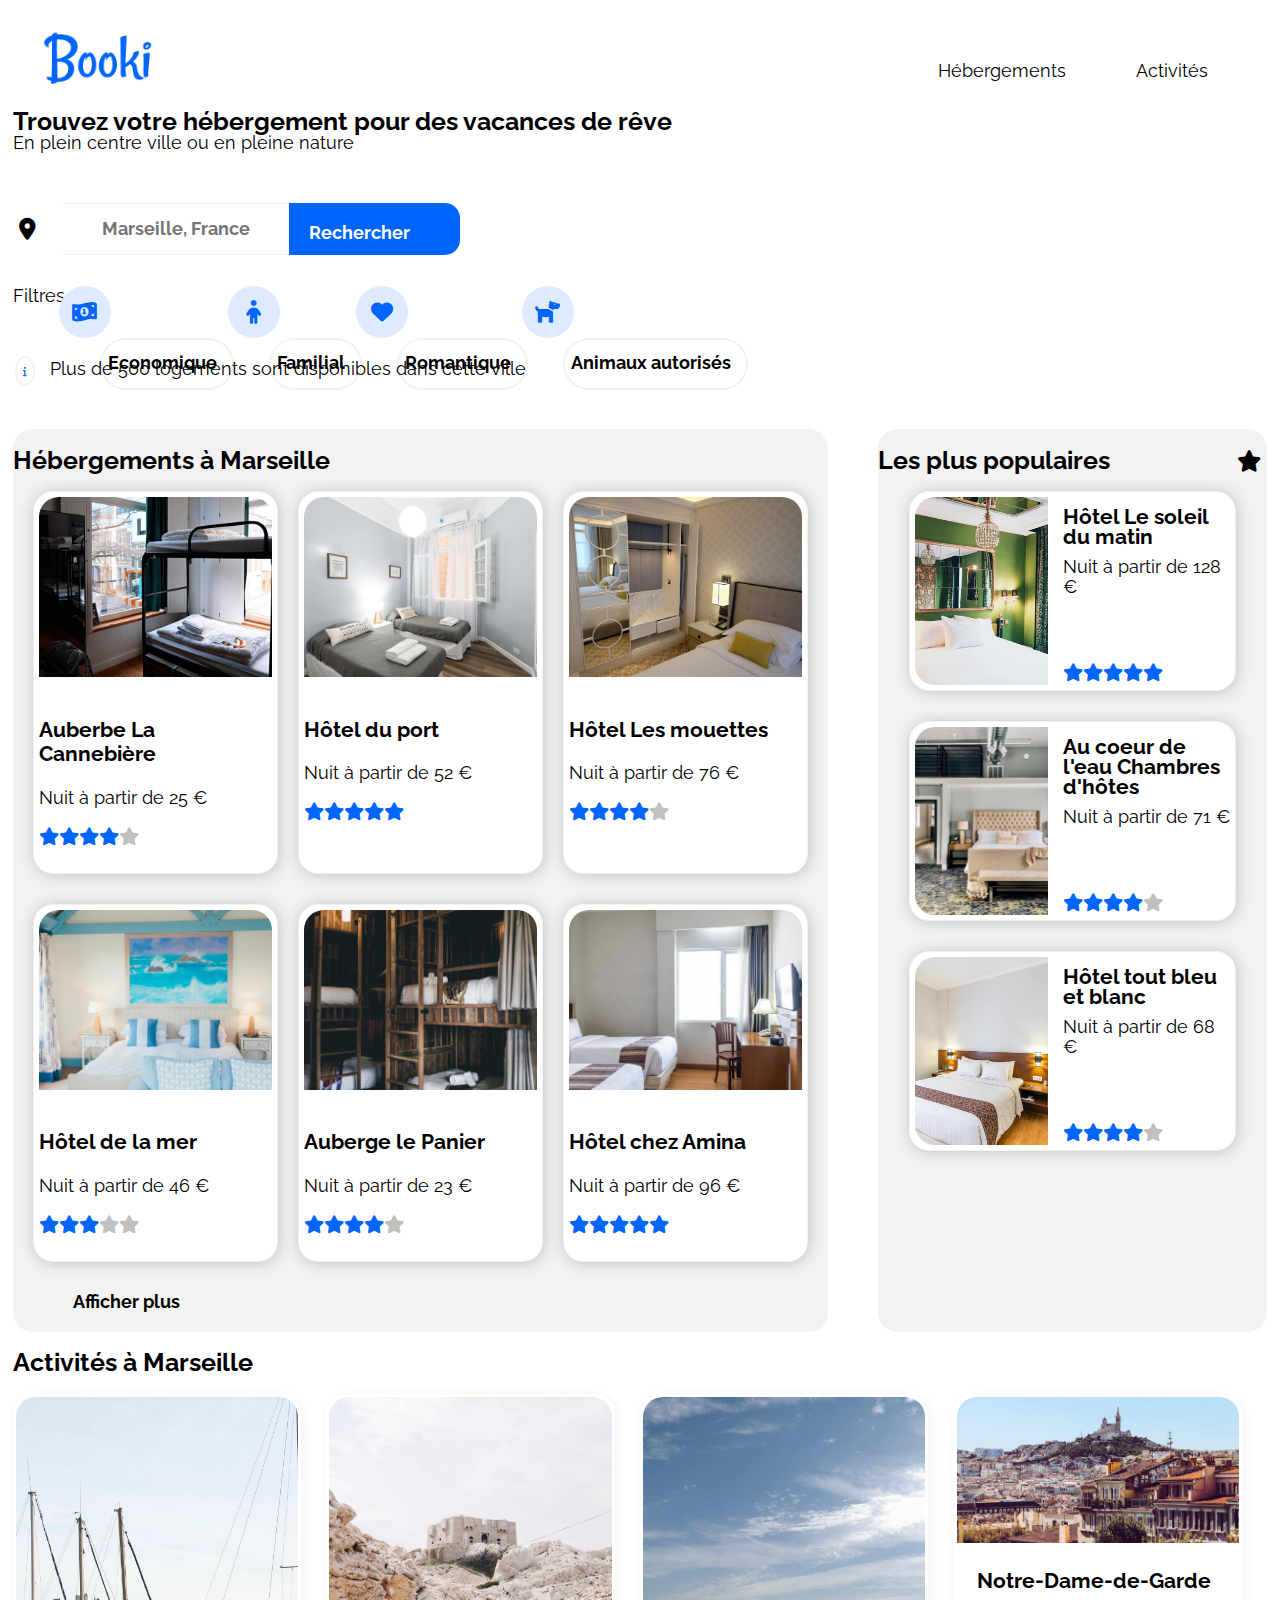
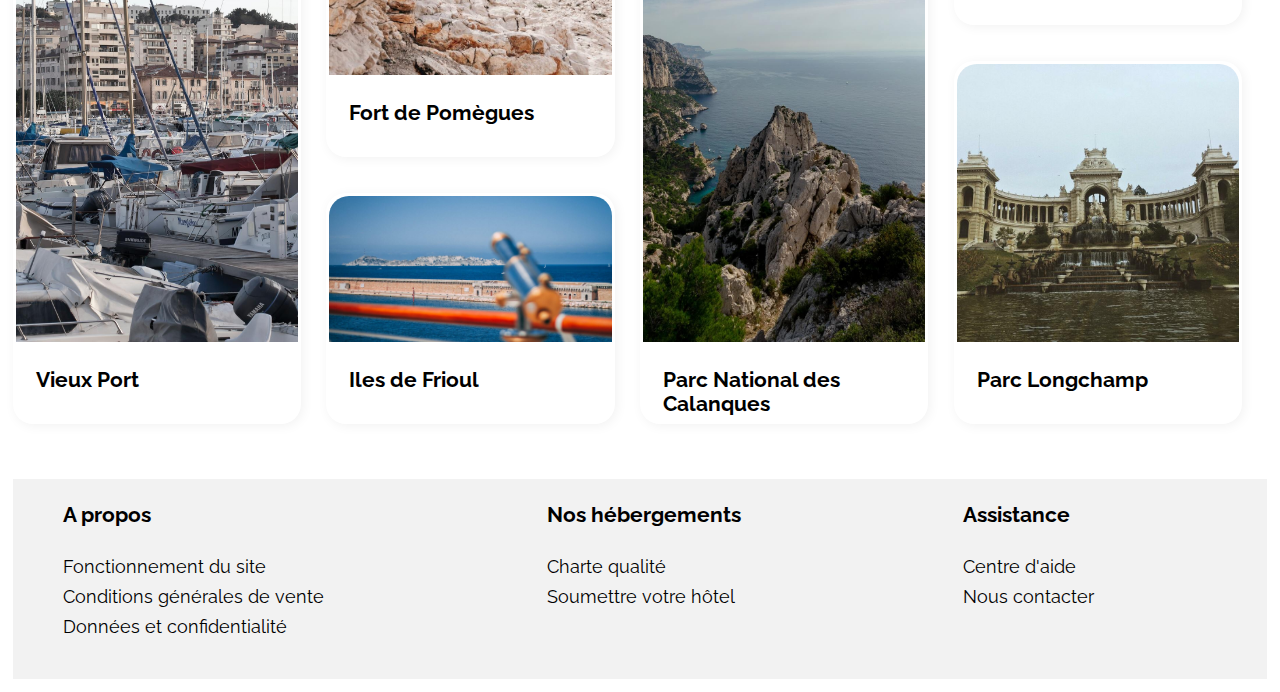
<file: index.html>
<!DOCTYPE html>
<html lang="fr">
<head>
    <meta charset="UTF-8">
    <meta http-equiv="X-UA-Compatible" content="IE=edge">
    <meta name="viewport" content="width=device-width, initial-scale=1.0">
    <link rel="preconnect" href="https://fonts.googleapis.com">
    <link rel="preconnect" href="https://fonts.gstatic.com" crossorigin>
    <link href="https://fonts.googleapis.com/css2?family=Raleway:wght@300;400;500;600;700;800;900&display=swap"
	   rel="stylesheet">
    <link rel="stylesheet" href="https://cdnjs.cloudflare.com/ajax/libs/font-awesome/6.1.2/css/all.css">
    <link rel="stylesheet" href="css/normalize.css" />
    <link rel="stylesheet" href="css/style.css" />
    <link rel="stylesheet" href="css/media.css" />
    <title>Booki</title>
</head>
<header>
    <img class="logo" src="Images/logo/Booki.png" alt="logo">
	<nav>
	   <ul>
		  <li class="menu"><a href="#hebergements">Hébergements</a></li>
		  <li class="menu"><a href="#activites">Activités</a></li>
	   </ul>
    </nav>
</header>
<body>
    <main>
	   <div class="formulaire">
			<div>
		  		<h1 class="titre">Trouvez votre hébergement pour des vacances de rêve</h1>
		  		<p class="titre" >En plein centre ville ou en pleine nature</p>
			</div>
	  	    <form>
				<div class="rechercher">
					<i class="fas fa-map-marker-alt"></i>
					<input type="text" id="Ville" name="Ville" placeholder="Marseille, France">
					<button class="rechercher" type="submit" id="rechercher" name="Rechercher">
						<span class="text">Rechercher</span>
						<span class="icone"><i class="fas fa-search"></i></span>
					</button>
			 </div>
			 <div class="filtres">
					<p class="filtres flex-items">Filtres</p>
					<p><i class="fas fa-money-bill-wave-alt"></i><button class="filtres flex-items"><a href="#">Economique</a></button></p>
					<p><i class="fas fa-child"></i><button class="filtres flex-items"><a href="#">Familial</a></button></p>
					<p><i class="fas fa-heart"></i><button class="filtres flex-items"><a href="#">Romantique</a></button></p>
					<p><i class="fas fa-dog"></i><button class="filtres flex-items"><a href="#">Animaux autorisés</a></button></p>
			 </div>
		  </form>      
		  <div class="info">
			 	<p><i class="fas fa-info"></i></p>
			 	<p>Plus de 500 logements sont disponibles dans cette ville</p>
		  </div>
	   </div>
	   <article id="hebergements">
			<h1>Hébergements à Marseille</h1>
			<div class="album_hebergements">
				<div class="element">
					<a href="#">
				    <img src="Images/hebergements/3_medium/marcus-loke-WQJvWU_HZFo-unsplash.jpg" alt="Auberbe La Cannebière">
				    <h3>Auberbe La Cannebière</h3>
				    <p>Nuit à partir de 25 €</p>
				    <p class="rating">
					   <i class="fa-solid fa-star blue_star"></i>
					   <i class="fa-solid fa-star blue_star"></i>
					   <i class="fa-solid fa-star blue_star"></i>
					   <i class="fa-solid fa-star blue_star"></i>
					   <i class="fa-solid fa-star grey_star"></i>
				    </p> 
					</a>    
				</div>   
		  		<div class="element">
			 		<a href="#">
					<img src="Images/hebergements/3_medium/fred-kleber-gTbaxaVLvsg-unsplash.jpg" alt="Hôtel du port">
					<h3>Hôtel du port</h3>
					<p>Nuit à partir de 52 €</p>
					<p class="rating">
				    	<i class="fa-solid fa-star blue_star"></i>
				   		<i class="fa-solid fa-star blue_star"></i>
				   		<i class="fa-solid fa-star blue_star"></i>
				    	<i class="fa-solid fa-star blue_star"></i>
				    	<i class="fa-solid fa-star blue_star"></i>
					</p>
			 		</a>
		  		</div>
		  		<div class="element">
			 		<a href="#">
					<img src="Images/hebergements/3_medium/reisetopia-B8WIgxA_PFU-unsplash.jpg" alt="Hôtel Les mouettes">
					<h3>Hôtel Les mouettes</h3>
					<p>Nuit à partir de 76 €</p>
					<p class="rating">
				    <i class="fa-solid fa-star blue_star"></i>
				    <i class="fa-solid fa-star blue_star"></i>
				    <i class="fa-solid fa-star blue_star"></i>
				    <i class="fa-solid fa-star blue_star"></i>
				    <i class="fa-solid fa-star grey_star"></i>
					</p>
			 		</a>
		  		</div>
		  		<div class="element">
			 		<a href="#">
					<img src="Images/hebergements/3_medium/annie-spratt-Eg1qcIitAuA-unsplash.jpg" alt="Hôtel de la mer">
					<h3>Hôtel de la mer</h3>
					<p>Nuit à partir de 46 €</p>
					<p class="rating">
				    <i class="fa-solid fa-star blue_star"></i>
				    <i class="fa-solid fa-star blue_star"></i>
				    <i class="fa-solid fa-star blue_star"></i>
				    <i class="fa-solid fa-star grey_star"></i>
				    <i class="fa-solid fa-star grey_star"></i>
					</p>
			 		</a>
		  		</div>    
		  		<div class="element">
			 		<a href="#">
					<img src="Images/hebergements/3_medium/nicate-lee-kT-ZyaiwBe0-unsplash.jpg" alt="Auberge le Panier">
					<h3>Auberge le Panier</h3>
					<p>Nuit à partir de 23 €</p>
					<p class="rating">
				    <i class="fa-solid fa-star blue_star"></i>
				    <i class="fa-solid fa-star blue_star"></i>
				    <i class="fa-solid fa-star blue_star"></i>
				    <i class="fa-solid fa-star blue_star"></i>
				    <i class="fa-solid fa-star grey_star"></i>
					</p>
			 		</a>
		  		</div>
		  		<div class="element">
					<a href="#">
					<img src="Images/hebergements/3_medium/febrian-zakaria-M6S1WvfW68A-unsplash.jpg" alt="Hôtel chez Amina">
					<h3>Hôtel chez Amina</h3>
					<p>Nuit à partir de 96 €</p>
					<p class="rating">
				    <i class="fa-solid fa-star blue_star"></i>
				    <i class="fa-solid fa-star blue_star"></i>
				    <i class="fa-solid fa-star blue_star"></i>
				    <i class="fa-solid fa-star blue_star"></i>
				    <i class="fa-solid fa-star blue_star"></i>
					</p>
			 		</a>
		  		</div>
	   		</div>
		  	<p class="plus"> <a href="#">Afficher plus</a></p> 
    </article>
	<aside id="populaires">
	   <div class="titretoil">
		  <h1 class="titretoil">Les plus populaires</h1>
		  <p><i class="fas fa-star"></i></p>
	   </div>
	   <div class="album_populaires">
		  <div class="element">
			 	<a href="#">
			 		<img src="Images/hebergements/4_small/emile-guillemot-Bj_rcSC5XfE-unsplash.jpg" alt="Hôtel Le soleil du matin">
			 		<div class="description">
						<div class="titre_prix">
							<h3>Hôtel Le soleil du matin</h3>
				    		<p>Nuit à partir de 128 €</p> 
						</div>
						<div class="rating">
				    		<i class="fa-solid fa-star blue_star"></i>
				   			<i class="fa-solid fa-star blue_star"></i>
				    		<i class="fa-solid fa-star blue_star"></i>
				    		<i class="fa-solid fa-star blue_star"></i>
				    		<i class="fa-solid fa-star blue_star"></i>
						</div>
					</div>
				</a>
			</div>
			<div class="element">
				<a href="#">
			 		<img src="Images/hebergements/4_small/aw-creative-VGs8z60yT2c-unsplash.jpg" alt="Au coeur de l'eau Chambres d'hôtes">
			 		<div class="description">
						<div class="titre_prix">
				    		<h3>Au coeur de l'eau Chambres d'hôtes</h3>
				    		<p>Nuit à partir de 71 €<p>
						</div>
						<div class="rating">
				    		<i class="fa-solid fa-star blue_star"></i>
				    		<i class="fa-solid fa-star blue_star"></i>
				    		<i class="fa-solid fa-star blue_star"></i>
				    		<i class="fa-solid fa-star blue_star"></i>
				    		<i class="fa-solid fa-star grey_star"></i>
						</div>
					</div>
				</a> 
			</div> 
		  	<div class="element">
				<a href="#">
			 		<img src="Images/hebergements/4_small/febrian-zakaria-sjvU0THccQA-unsplash.jpg" alt="Hôtel tout bleu et blanc">
					<div class="description">
							<div class="titre_prix">
				    			<h3>Hôtel tout bleu et blanc</h3>
				    			<p>Nuit à partir de 68 €</p>
							</div>
							<div class="rating">
				    			<i class="fa-solid fa-star blue_star"></i>
				    			<i class="fa-solid fa-star blue_star"></i>
				    			<i class="fa-solid fa-star blue_star"></i>
				    			<i class="fa-solid fa-star blue_star"></i>
				   				<i class="fa-solid fa-star grey_star"></i>
							</div> 
					</div>
		 		</a>
	   		</div> 
		</div> 
	</aside>
    <div class="activites" id="activites">
			<h1>Activités à Marseille</h1>
			<div class="album_activites">
				<div class="element full">
					<div class="photo">
					  <img src="Images/activites/2_large/reno-laithienne-QUgJhdY5Fyk-unsplash.jpg" alt="Vieux Port">
					  <h3>Vieux Port</h3>
					</div>
				</div>
				<div class="element bigger">
					<div class="photo">
						<img src="Images/activites/3_medium/paul-hermann-QFTrLdQIRhI-unsplash.jpg" alt="Fort de Pomègues">
						<h3>Fort de Pomègues</h3>
					</div>
				</div>
				<div class="element smaller">
					<div class="photo">
					 	<img src="Images/activites/3_medium/kevin-hikari-rV_Qd1l-VXg-unsplash.jpg" alt="Iles de Frioul">
						 <h3>Iles de Frioul</h3>
					</div>
				</div>
				<div class="element full">
					<div class="photo">
					 	<img src="Images/activites/2_large/kilyan-sockalingum-NR8-cBCN3aI-unsplash.jpg" alt="Parc National des Calanques">
						 <h3>Parc National des Calanques</h3>
					</div>
				</div>
				<div class="element smaller">
					<div class="photo">
						<img src="Images/activites/2_large/florian-wehde-xW9e8gdotxI-unsplash.jpg" alt="Notre-Dame-de-Garde">
						<h3>Notre-Dame-de-Garde</h3>
					</div>
				</div>
				<div class="element bigger">
					<div class="photo">
						<img src="Images/activites/3_medium/lena-paulin-wH2-EJoDcV0-unsplash.jpg" alt="Parc Longchamp">
						<h3>Parc Longchamp</h3>
					</div>	
				</div>
			</div>
		</div>
</main>
<footer>
    <div class="footul">
		<ul><h3>A propos</H3>
		  <li><a href="">Fonctionnement du site</a></li>
		  <li><a href="">Conditions générales de vente</a></li>
		  <li><a href="">Données et confidentialité</a></li>
	   </ul>
    </div>
    <div class="footul">
	   <ul><h3>Nos hébergements</h3>
		  <li><a href="">Charte qualité</a></li>
		  <li><a href="">Soumettre votre hôtel</a></li>
	   </ul>
    </div>
    <div class="footul">
	   <ul><h3>Assistance</h3>
		  <li><a href="">Centre d'aide</a></li>
		  <li><a href="mailto:email">Nous contacter</a></li>
	   </ul>
    </div>
</footer>
</body>
</html>
</file>
<file: css/style.css>
/*********** CONSTANCES  *******/
* {
  box-sizing: border-box;
  font-family: "Raleway", sans-serif;
  --blue: #0065fc;
  --light-blue: #deebff;
  --grey: #f2f2f2;
}
body{
  font-size: 18px;
  margin: 1%;
}
h1{
  font-size: 140%;
}
h2{
  font-size: 130%;
  padding: 20px 0px 0px 20px
}
a, li{
  color: black;
  text-decoration: none;
  list-style-type: none;
}
img{
  object-fit: cover;
  border-radius: 20px 20px 0px 0px;
}

/*********************************************** HEADER : logo + menu *******/
header{
  display: flex;
  flex-direction: row;
  justify-content: space-between;
}
.logo{
  width: 200px;
  padding-left: 30px;
  object-fit: contain;
}

/*********** Menu ********/

nav ul{
  width: 400px;
  display: flex;
}
nav li a{
  min-width: 170px;
  text-align: center;
  border-top: 5px solid transparent;
  padding-top: 20px;
  display: block;
} 
nav li:hover a{
	border-top: 5px solid #0065FC;
    color : #0065fc;
}


/*************************************** FORMULAIRE + Rechercher *******/
.titre{
    line-height: 1px;
    margin-bottom: 20px;
}
form div, .info{
    margin-bottom: 30px;
    display: flex;
    align-items: center;
}
/************************DIV recherche*****/

input, button{
    border: 1px solid var(--grey);
    text-align: center;
    font-weight: 700;
    height: 52px;
}
input{
  border: none;
  border-top: 1px solid var(--grey);
  border-bottom: 1px solid var(--grey) ;
}
button.marker{
  border-right: none;
  border-radius: 15px 0px 0px 15px;
  padding: 0px;
}
button.rechercher{
    background-color: var(--blue);
    color: #fff;
    border-radius: 0px 15px 15px 0px;
    border: none;
    cursor: pointer;
    padding-left: 20px;
}
.fa-search{
    visibility: hidden;
    color: #fff;
}
.rechercher:hover{
    background: linear-gradient(to bottom, #476e9e 5%, #7892c2 100%);
}
/******************** DIV filtres *******/

.filtres button{  
    display: flex;
    align-items: center;
    background-color: #fff;
    color: #000;
    border-radius: 50px;
    border: 2px solid var(--grey);
    width: fit-content;
    padding-right: 15px;
    margin-left: 35px;
    cursor: pointer;
}
.filtres button:hover{
    background-color: var(--light-blue);
    transition: background-color 1s;
}
/******************** DIV info *******/
div.info{ 
  align-items: baseline; 
} 

/* **************Gestion des Icônes du Formulaire******************** */
.fas{
    color: var(--blue);
    border-radius: 50%;
    font-size: 22px;
    padding: 16px 12px;
    margin-left: -6px;
}
.fa-map-marker-alt {
  color: #000;
  width: 56px;
}
.filtres .fas{
  display: flex;
  align-items: center;
  justify-content: center;
  background-color: var(--light-blue);
  border: none;
  color: #0065fc;
  border-radius: 50%;
  height: 52px;
  width: 52px;
  margin-right: 15px;
}
.fa-child{
  font-size: 24px;
  padding: 14px 15px;
}
.fa-money-bill-wave-alt{
  padding: 15px 10px;
}
.info .fas{
    background-color: #fff;
    border: 2px solid var(--grey);
    font-size: 10px;
    padding: 8px 6px; 
    margin-right: 15px;
    margin-left: 2px;
}
/******************** MAIN - Article + Aside *******/
main{
    display: flex;
    flex-flow: row wrap;
    justify-content: space-between;
}
article, aside{
  background-color: var(--grey);
  border-radius: 20px;
  cursor: pointer;
}
article{
  width: 65%;
}
aside{
  width: 31%;
}
.element{
  background-color: white;
  border: 1px solid var(--grey);
  border-radius: 20px;
  box-shadow: 1px 1px 15px #c0c0c0;
  padding: 5px;
  margin-bottom: 30px;
}
.element:hover {
  box-shadow: 10px 10px 8px #c0c0c0;
}
.rating{
  display: flex;
  flex-wrap: wrap;
  flex-direction: row;
  padding-bottom: 5px;
}
.rating .fa-star{
  background-color: #fff;
  font-size: 18px;
  border: none;
}
.blue_star{
  color: var(--blue);
}
.grey_star{
  color: #c0c0c0;
}

/******************** MAIN Article + Album_hebergements*******/
.album_hebergements{
  display: flex;
  flex-flow: row wrap;
  justify-content: space-evenly; 
  /* padding: 0px 15px 0px 15px; */
}
.album_hebergements .element{
  width: 30%;
 }
 /******************** MAIN Article + Album_hebergements + Description*******/
.album_hebergements .description{
  display: flex;
  flex-direction: column; 
  padding-left: 20px;
  height: fit-content;
} 
 .album_hebergements .description h3, p{
  margin: 0%;
  height: 40px;
  line-height: 20px;
}
.album_hebergements img{
  width: 100%;
  height: 180px;
  margin-bottom: 15px;
}
.plus{
  font-weight: bolder;
  padding-left: 60px;
}

/******************** MAIN Aside + Album_populaires *******/

.titretoil{
  display: flex;
  flex-direction: row;
  flex-wrap: wrap;
  justify-content: space-between;
  align-items: baseline;
}
.titretoil .fa-star{
  background-color: transparent;
  color: #000;
  font-size: larger; 
  border: none;
  width: 30px;
  padding: 0px;
}
.album_populaires .element{
  width: 84%;
  height: 200px;
  margin-left: auto;
  margin-right: auto;
}

/******************** MAIN Aside + Album_populaires + Description *******/
 .album_populaires .description{
  display: flex;
  flex-direction: column;
  justify-content:space-between;
  height: 190px;
  padding-top: 10px;
}
.titre_prix{
  display: flex;
  flex-direction: column;
  height: 60%;
}
.titre_prix h3{
  margin: 0%;
  height: fit-content;
  line-height: 20px;
  padding-bottom: 10px;
}
/******************** MAIN Aside + Album_populaires + Images *******/
.album_populaires img{
  float: left;
  width: 42%;
  height: 100%;
  border-radius: 20px 0px 0px 20px;
  margin-right: 15px;
}
/******************** MAIN Activites + Album_activites *******/
.activites{
  background-color: #fff;
  width: 100%;
}
.album_activites{
  display: flex;
  flex-direction: column;
  flex-wrap: wrap;
  justify-content: space-between;
  height: 660px;
}
.activites .element{
  border-radius: 20px;
  box-shadow: 2px 2px 12px var(--grey);
  border: none;
  padding:1px 1px 80px 1px;
  width: 23%;
}
.activites .element:hover{
  box-shadow: 5px 5px 8px #c0c0c0;
}
.activites h3{
 padding-left: 20px;
}
/******************** MAIN Activites + Album_activites + Formats Images*******/
.full{
  height: 100%;
}
.bigger{
  height: 55%;
}
.smaller{
  height: 35%;
}
.photo{ 
  height: 100%;
  padding: 2px;
}
.photo img{
  width: 100%;
  height: 100%;
  border-radius: 20px 20px 0px 0px;
}
/******************** FOOTER *******/
footer{
  background-color: var(--grey);
  display: flex;
  flex-direction: column;
  flex-wrap: wrap;
  height: 200px;
  margin-top: 2%;
}
.footul h4, ul{
  width: auto;
  padding-left: 50px;
  line-height: 30px;
}
.hidden{
  visibility: hidden;
}
</file>
<file: css/media.css>
/*Styles spécifiques pour les écrans de taille moyenne type tablette en dessous de 992px*/
@media screen and (max-width: 991px){
  
   /******************** FORMULAIRE *******/
.formulaire div{
    margin: 1%;
    max-width: 960px;
}
/* *********************** DIV Recherche************** */
.text{
    display: none;
} 
.fa-search{
    color: #fff;
    visibility: visible;
    margin-left: -20px;
}
/* *********************** DIV Filtres************** */
.filtres{
    flex-flow: row wrap;
}
h4{
   width: 100%; 
}
.filtres button{
 margin-bottom: 10px;
}
/* *********************** DIV MAIN ARTICLE + ASIDE + ACTIVITES************** */
main{
    display: flex;
    flex-direction: column;
    margin :0%;
}
article, aside{
    width: 100%;
    margin: 0%;
}
aside{
    order: 1; 
    border-radius: 0px;    
}
article{
    order: 2;
    background-color: white;
}
.activites{
    order: 3;
}
.album_hebergements{
    flex-flow: row wrap;
}
.album_activites .element{
    width : 33%;   
}
.album_activites{
    flex-direction: row;
    height: fit-content;
}
.album_activites .element{
        width : 30%;
        height: 600px;
}
/* *********************** DIV album-populaire************** */
.album_populaires .element{
    width: 98%;
}
.titre_prix h3{
    display: flex;
    flex-direction: column;
    height: 75%;
}
}
/*Styles spécifiques pour les petits écrans type écrans de mobile en dessous de 768px*/
@media screen and (max-width: 767px){

 /********HEADER - logo + Menu **********/
header{
    display: flex;
    flex-direction: column;
}
.logo{
   margin: 0px auto ;
    width: 30%;
}
nav ul{
    padding-left: 0px; 
    width: 100%;  
}
nav a{
    border-top: transparent !important;   
}
nav li{ 
    width:50%;
    padding-bottom: 10px;
    border-bottom: 3px solid var(--grey);
    transition: border-bottom 2s;
}
nav li:hover{
    border-bottom: 3px solid #0065FC;
}
 /********FORMULAIRE**********/
body{
    font-size: 99%;
}
 .formulaire{
    width: 100%;
}
.titre{
    line-height: 30px;
}
input{
    width: 70%;
  }
button.rechercher{
    border-radius: 5%;
}
.filtres button{
    margin-bottom: 20px;
    margin-left: 0px;
    margin-right: 15px;
}

    /******************** ACTICLE + Hebergements *******/
.album_hebergements .element{
    width: 96%;
    margin: 0px auto 20px auto;
}
.album_hebergements .description{
    height: 80px;
}
.plus{
    padding-left: 15px;
}

/******************** ASIDE + populaires *******/

.album_populaires .element{
    height: 180px;
    margin-bottom: 15px;
}
.album_populaires .description{
    height: 100%;

}
/******************** ACTIVITES *******/

.album_activites .element{
    width: 96%;
    height: 250px;
    margin: 0px auto 20px auto;
}
/******************** FOOTER *******/
footer{
    display: flex;
    flex-direction: column;
    height: fit-content;
}
}
</file>
